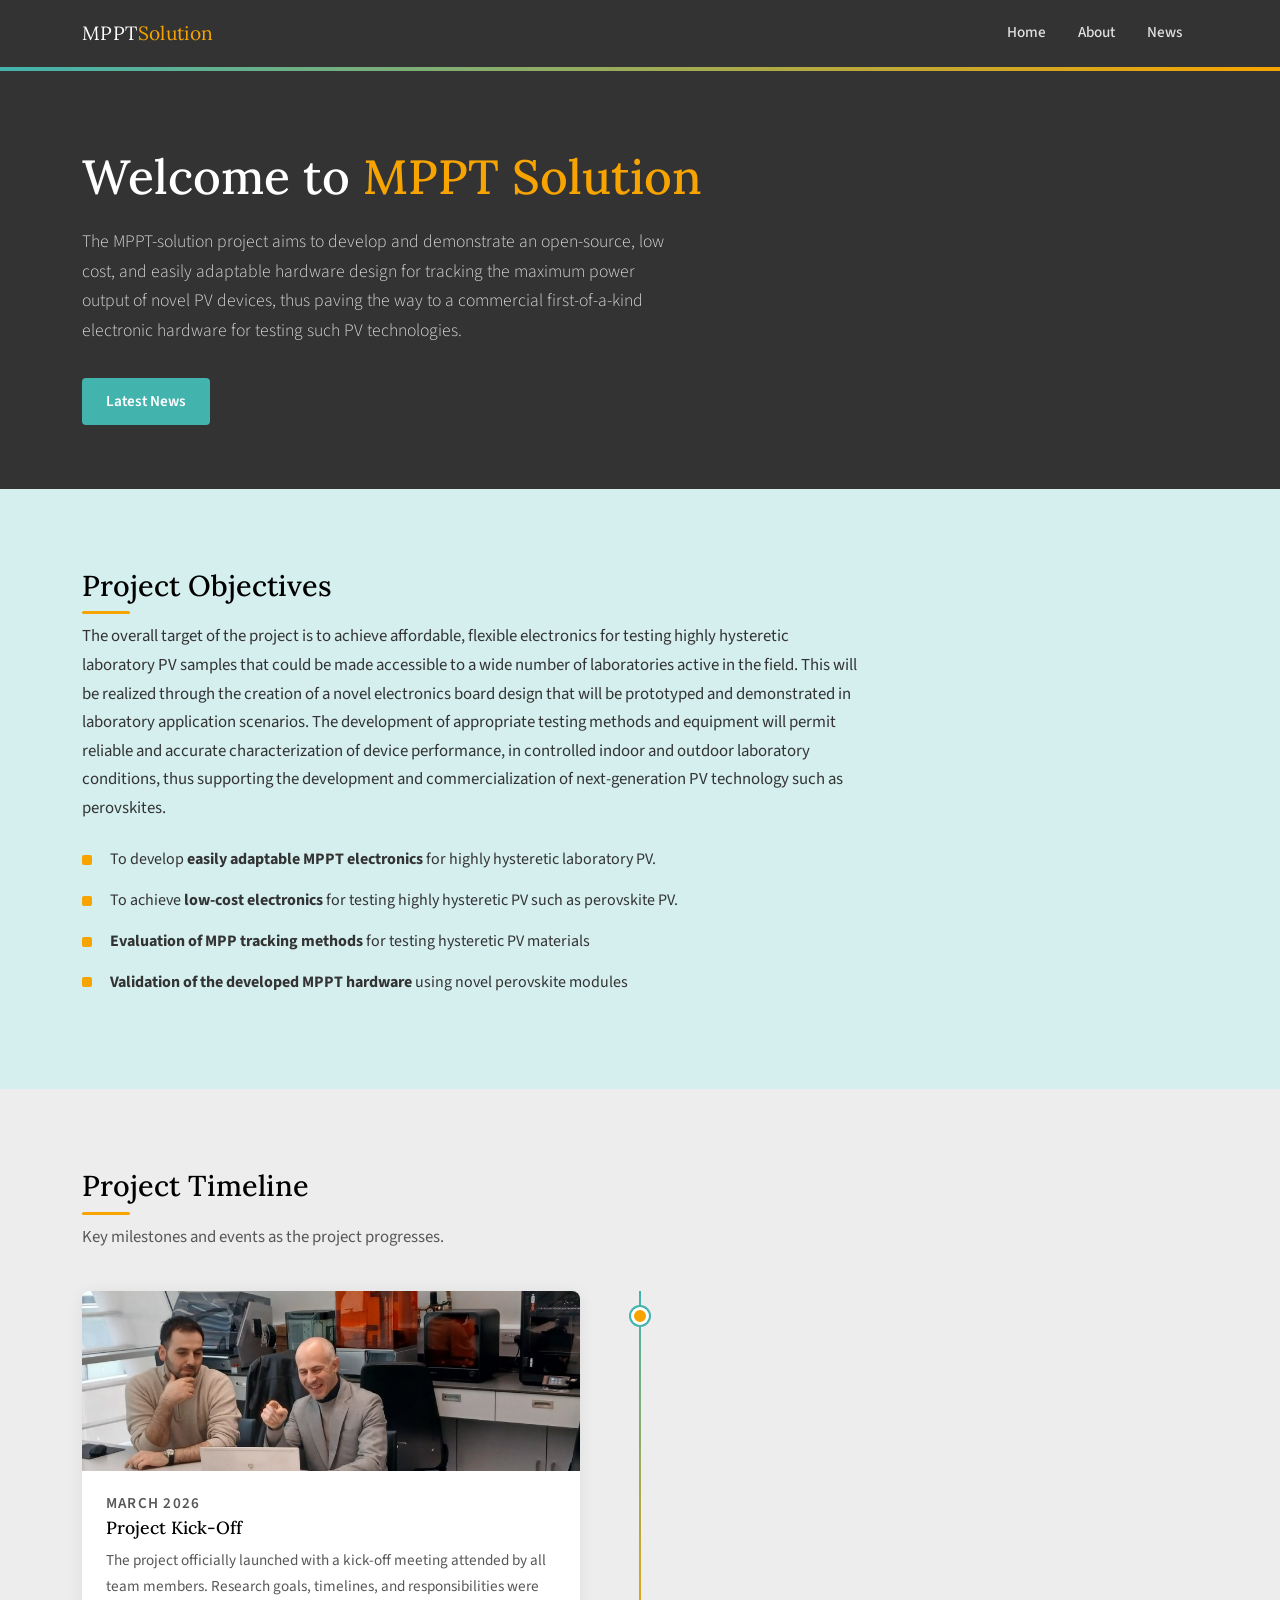
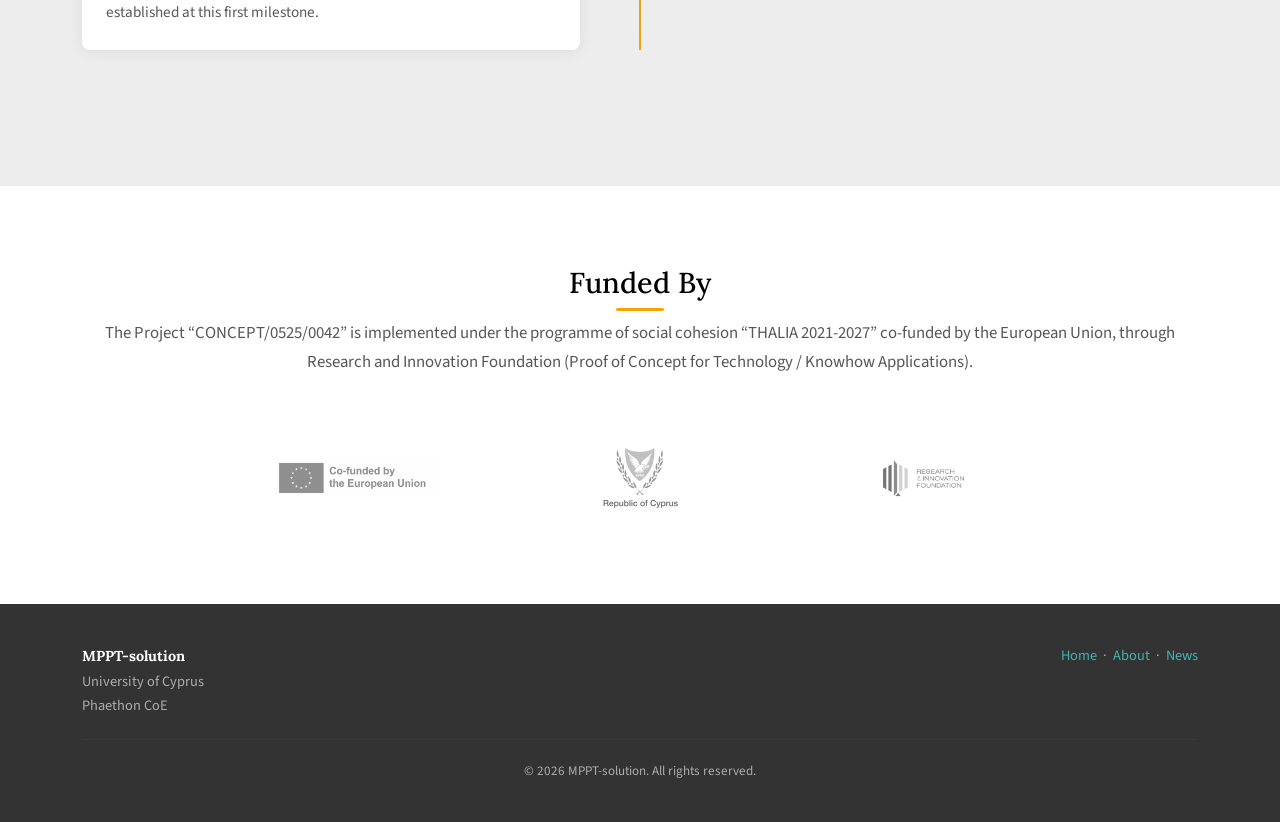
<file: index.html>
<!DOCTYPE html>
<html lang="en">
<head>
  <meta charset="UTF-8" />
  <meta name="viewport" content="width=device-width, initial-scale=1.0" />
  <title>MPPT Solution</title>
  <!-- Bootstrap 5 -->
  <link href="https://cdn.jsdelivr.net/npm/bootstrap@5.3.2/dist/css/bootstrap.min.css" rel="stylesheet" />
  <!-- Google Fonts -->
  <link href="https://fonts.googleapis.com/css2?family=Lora:ital,wght@0,600;0,700;1,600&family=Source+Sans+3:wght@400;500;600&display=swap" rel="stylesheet" />
  <!-- Shared stylesheet (used when deployed to GitHub Pages) -->
  <link href="styles.css" rel="stylesheet" />
</head>

<body>
  <!-- NAVBAR -->
  <div id="navbar-placeholder"></div>

  <!-- HERO -->
  <section class="hero">
    <div class="container">
      <div class="row align-items-center g-5">
        <div class="col-lg-8">
          <!-- EDIT: Main project title -->
          <h1>Welcome to <span>MPPT Solution</span></h1>
          <!-- EDIT: One or two sentence project description -->
          <p class="lead">
            The MPPT-solution project aims to develop and demonstrate an open-source, low cost, and easily adaptable hardware
            design for tracking the maximum power output of novel PV devices, thus paving the way to 
            a commercial first-of-a-kind electronic hardware for testing such PV technologies.
          </p>
          <a href="news" class="btn-brand">Latest News</a>
        </div>
        <!-- <div class="col-lg-6">
          <div class="hero-img-wrap">
            <img src="img/mppt-solution-logo.png"
                 alt="Project logo of MPPT-solution research project." />
          </div>
        </div> -->
      </div>
    </div>
  </section>

  <!-- OBJECTIVES -->
  <section class="objectives-section">
    <div class="container">
      <h2 class="section-title">Project Objectives</h2>
      <!-- EDIT: Brief introductory paragraph -->
      <p>
        The overall target of the project is to achieve affordable, flexible electronics for testing highly 
        hysteretic laboratory PV samples that could be made accessible to a wide number of laboratories 
        active in the field. This will be realized through the creation of a novel electronics board design that 
        will be prototyped and demonstrated in laboratory application scenarios. The development of 
        appropriate testing methods and equipment will permit reliable and accurate characterization of 
        device performance, in controlled indoor and outdoor laboratory conditions, thus supporting the 
        development and commercialization of next-generation PV technology such as perovskites.

      </p>
      <!--
        EDIT: Update, add, or remove list items below.
        Each <li> is one objective.
      -->
      <ul class="objectives-list">
        <li>To develop <b>easily adaptable MPPT electronics</b> for highly hysteretic laboratory PV.</li>
        <li>To achieve <b>low-cost electronics</b> for testing highly hysteretic PV such as perovskite PV.</li>
        <li><b>Evaluation of MPP tracking methods</b> for testing hysteretic PV materials</li>
        <li><b>Validation of the developed MPPT hardware</b> using novel perovskite modules</li>
      </ul>
    </div>
  </section>

  <!-- TIMELINE -->
  <section class="timeline-section">
    <div class="container">
      <h2 class="section-title">Project Timeline</h2>
      <p class="section-subtitle">Key milestones and events as the project progresses.</p>
      <ul class="timeline">
        <!--
          TIMELINE EVENT
          Copy this entire <li> block to add a new milestone.
          Update: date, title, description, and image src.
        -->
        <!--<li class="timeline-item">
          <div class="timeline-card">
            <img src="https://placehold.co/800x400/F7A400/ffffff?text=Event+Image"
                 alt="First field data collection" />
            <div class="timeline-card-body">
              <p class="timeline-date">April 2026</p>
              <h4>Example event</h4>
              <p>
                Lorem ipsum...
              </p>
            </div>
          </div>
        </li>-->
        <li class="timeline-item">
          <div class="timeline-card">
            <!-- EDIT: Replace src with your event photo. Recommended: 800×400 px -->
            <img src="img/KOM.jpg"
                 alt="Project kick-off event" />
            <div class="timeline-card-body">
              <p class="timeline-date">March 2026</p>
              <h4>Project Kick-Off</h4>
              <p>
                The project officially launched with a kick-off meeting attended by all team members. Research goals, timelines, 
                and responsibilities were established at this first milestone.
              </p>
            </div>
          </div>
        </li>
        <!-- END TIMELINE EVENTS -->
      </ul>
    </div>
  </section>

  <!-- FUNDERS -->
  <section class="funders-section">
    <div class="container text-center">
      <h2 class="section-title centered">Funded By</h2>
      <p class="section-subtitle">The Project “CONCEPT/0525/0042” is implemented under the programme of social cohesion “THALIA 2021-2027” co-funded by the European Union, through Research and Innovation Foundation (Proof of Concept for Technology / Knowhow Applications).</p>
      <div class="row justify-content-center align-items-center g-3 mt-2">
        <!--
          FUNDER LOGO
          Copy this col block for each funding body.
          Replace the .funder-placeholder div with:
          <img src="images/funder-logo.png" alt="Funder Name" />
        -->
        <div class="col-6 col-sm-4 col-md-3">
          <div class="funder-logo-wrap"><img src="img/funders/eu_co_funded.jpg" alt="Co-funded by the European Union" /></div>
        </div>
        <div class="col-6 col-sm-4 col-md-3">
          <div class="funder-logo-wrap"><img src="img/funders/cyprus-republic.png" alt="Republic of Cyprus" /></div>
        </div>
        <div class="col-6 col-sm-4 col-md-3">
          <div class="funder-logo-wrap"><img src="img/funders/rif-logo.png" alt="Research and Innovation foundation" /></div>
        </div>
        <!-- END FUNDER LOGOS -->
      </div>
    </div>
  </section>

  <!-- FOOTER -->
  <div id="footer-placeholder"></div>

  <!-- Bootstrap JS -->
  <script src="https://cdn.jsdelivr.net/npm/bootstrap@5.3.2/dist/js/bootstrap.bundle.min.js"></script>
  <script src="templates.js"></script>
</body>
</html>
</file>
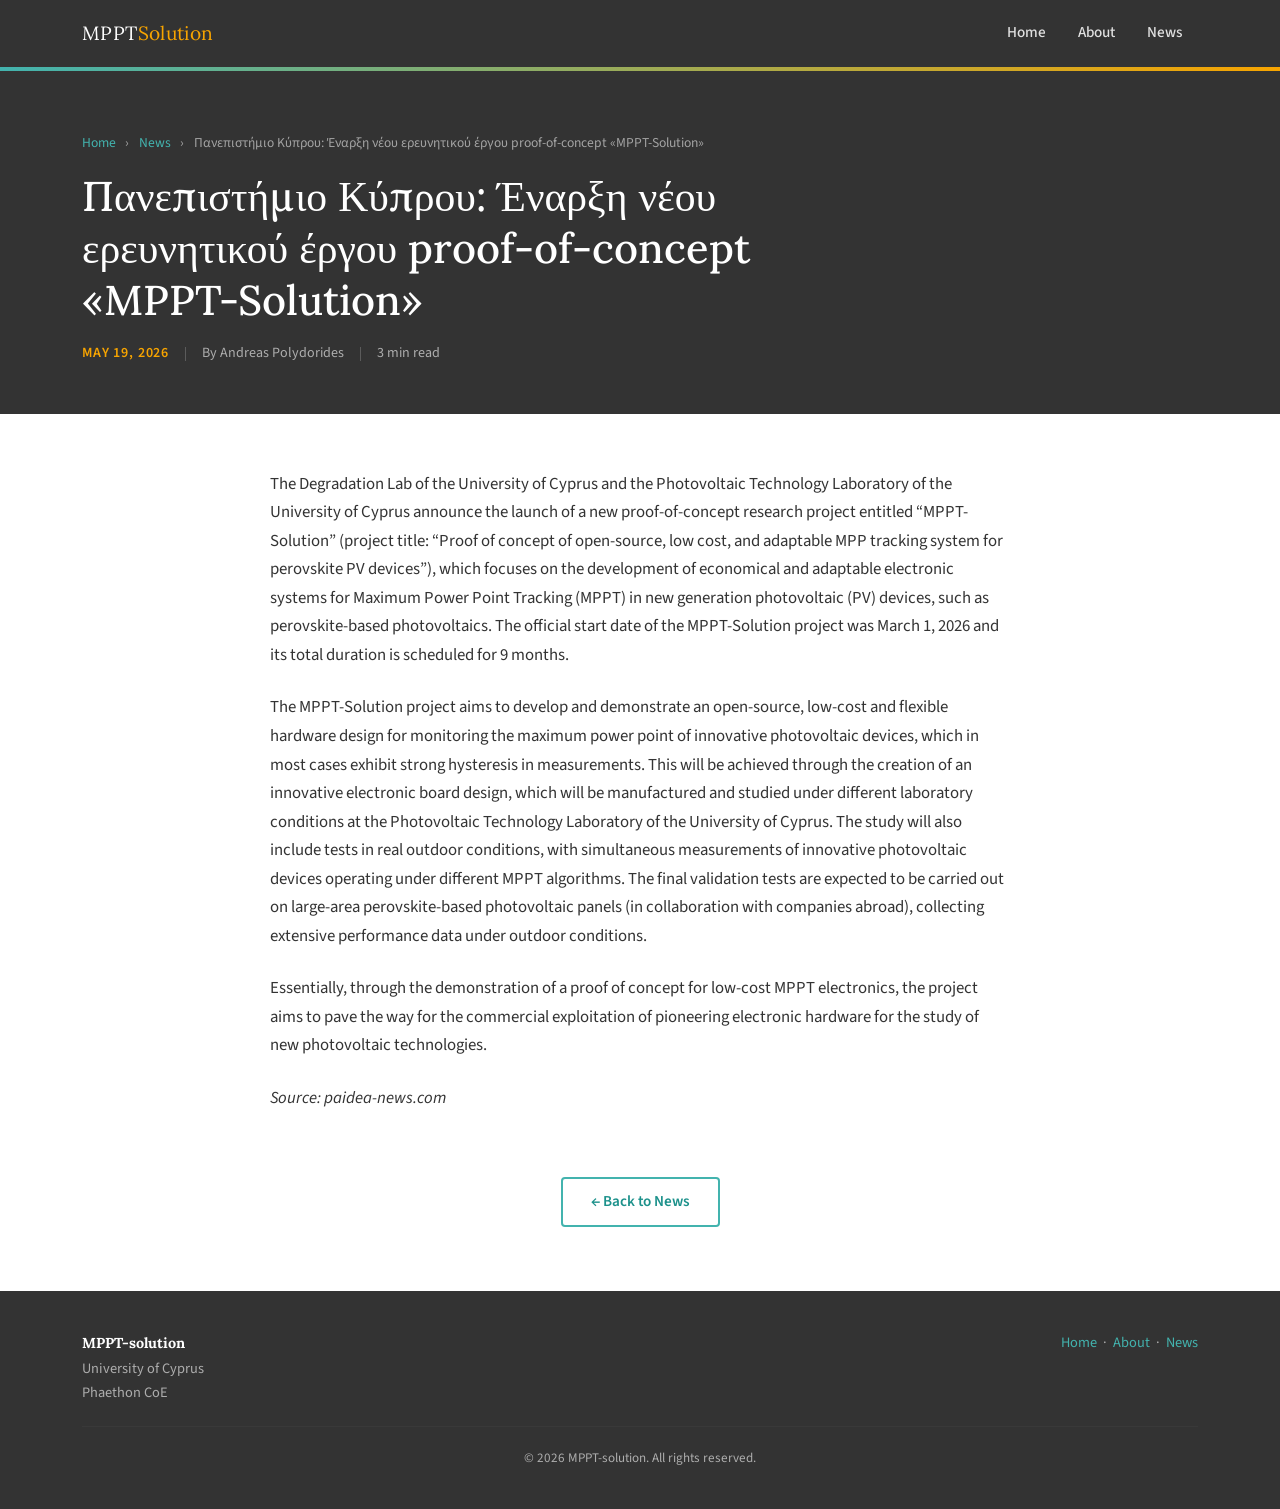
<file: news-article-1.html>
<!DOCTYPE html>
<html lang="en">
<head>
  <meta charset="UTF-8" />
  <meta name="viewport" content="width=device-width, initial-scale=1.0" />
  <title>Πανεπιστήμιο Κύπρου: Έναρξη νέου ερευνητικού έργου proof-of-concept «MPPT-Solution»</title>
  <!-- Bootstrap 5 -->
  <link href="https://cdn.jsdelivr.net/npm/bootstrap@5.3.2/dist/css/bootstrap.min.css" rel="stylesheet" />
  <!-- Google Fonts -->
  <link href="https://fonts.googleapis.com/css2?family=Lora:ital,wght@0,600;0,700;1,600&family=Source+Sans+3:wght@400;500;600&display=swap" rel="stylesheet" />
  <!-- Shared stylesheet (used when deployed to GitHub Pages) -->
  <link href="styles.css" rel="stylesheet" />
</head>

<body>
  <!-- NAVBAR -->
  <div id="navbar-placeholder"></div>

  <!-- ARTICLE HEADER -->
  <header class="article-header">
    <div class="container">
      <!-- Breadcrumb -->
      <p class="article-breadcrumb">
        <a href="index.html">Home</a> <span>›</span>
        <a href="news.html">News</a> <span>›</span>
        <!-- EDIT: Article title -->
        Πανεπιστήμιο Κύπρου: Έναρξη νέου ερευνητικού έργου proof-of-concept «MPPT-Solution»
      </p>
      <h1>Πανεπιστήμιο Κύπρου: Έναρξη νέου ερευνητικού έργου proof-of-concept «MPPT-Solution»</h1>
      <div class="article-meta">
        <!-- EDIT: Date, author, read time -->
        <span class="meta-date">May 19, 2026</span>
        <span class="meta-divider"></span>
        <span>By Andreas Polydorides</span>
        <span class="meta-divider"></span>
        <span>3 min read</span>
      </div>
    </div>
  </header>

  <!-- HERO IMAGE -->
  <!-- EDIT: Replace src. Recommended: 1400×600 px -->

  <!-- ARTICLE BODY -->
  <!--
    EDIT: Write the full article below.
    Use <p> for paragraphs, <h2> for section headings,
    <blockquote> for pull quotes, and
    <figure class="article-img-wrap"> for inline images.
  -->
  <div class="article-body">
    <div class="container">
      <div class="article-content">

        <p>The Degradation Lab of the University of Cyprus and the Photovoltaic Technology Laboratory of the University of Cyprus announce the launch of a new proof-of-concept research project entitled “MPPT-Solution” (project title: “Proof of concept of open-source, low cost, and adaptable MPP tracking system for perovskite PV devices”), which focuses on the development of economical and adaptable electronic systems for Maximum Power Point Tracking (MPPT) in new generation photovoltaic (PV) devices, such as perovskite-based photovoltaics. The official start date of the MPPT-Solution project was March 1, 2026 and its total duration is scheduled for 9 months.</p>

        <p>The MPPT-Solution project aims to develop and demonstrate an open-source, low-cost and flexible hardware design for monitoring the maximum power point of innovative photovoltaic devices, which in most cases exhibit strong hysteresis in measurements. This will be achieved through the creation of an innovative electronic board design, which will be manufactured and studied under different laboratory conditions at the Photovoltaic Technology Laboratory of the University of Cyprus. The study will also include tests in real outdoor conditions, with simultaneous measurements of innovative photovoltaic devices operating under different MPPT algorithms. The final validation tests are expected to be carried out on large-area perovskite-based photovoltaic panels (in collaboration with companies abroad), collecting extensive performance data under outdoor conditions.</p>

        <p>Essentially, through the demonstration of a proof of concept for low-cost MPPT electronics, the project aims to pave the way for the commercial exploitation of pioneering electronic hardware for the study of new photovoltaic technologies.</p>

        <i>Source: paidea-news.com</i>

      </div>
    </div>
  </div>

  <!-- BACK TO NEWS -->
  <div class="back-section">
    <a href="news.html" class="btn-outline-brand">← Back to News</a>
  </div>

  <!-- FOOTER -->
  <div id="footer-placeholder"></div>
  
  <!-- Bootstrap JS -->
  <script src="https://cdn.jsdelivr.net/npm/bootstrap@5.3.2/dist/js/bootstrap.bundle.min.js"></script>
  <script src="templates.js"></script>
</body>
</html>
</file>
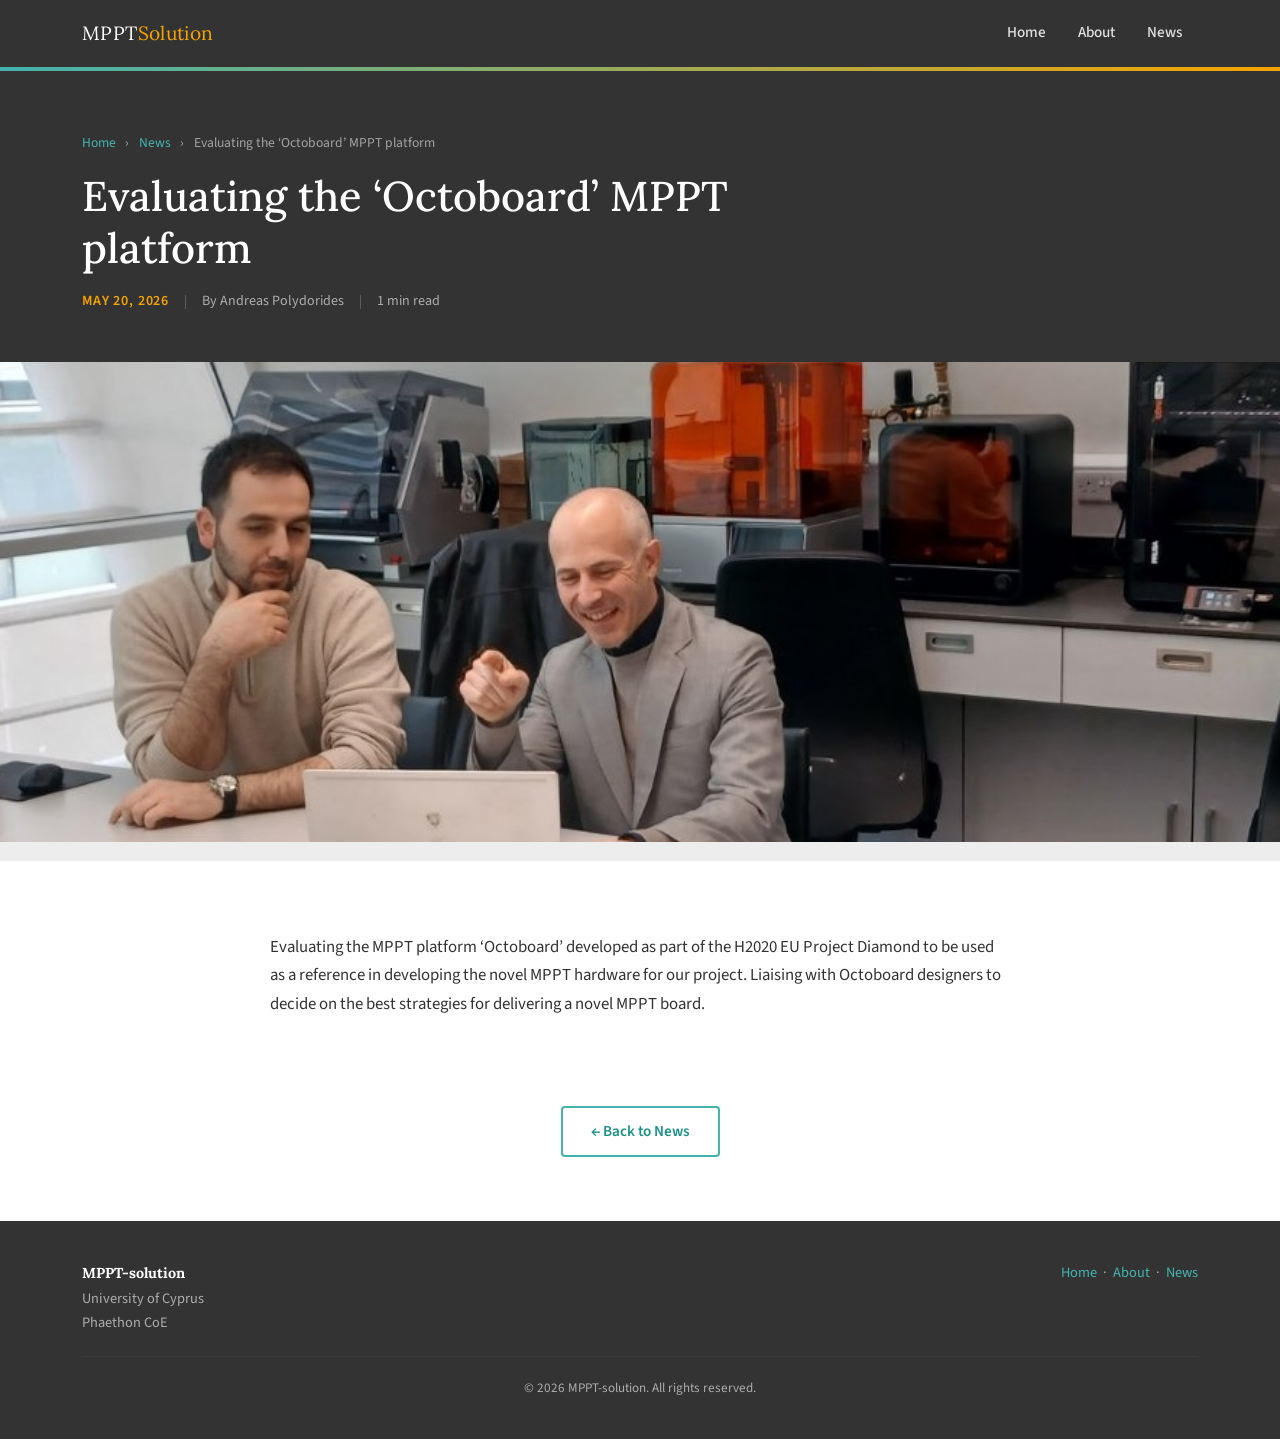
<file: news-article-2.html>
<!DOCTYPE html>
<html lang="en">
<head>
  <meta charset="UTF-8" />
  <meta name="viewport" content="width=device-width, initial-scale=1.0" />
  <title>Evaluating the ‘Octoboard’ MPPT platform</title>
  <!-- Bootstrap 5 -->
  <link href="https://cdn.jsdelivr.net/npm/bootstrap@5.3.2/dist/css/bootstrap.min.css" rel="stylesheet" />
  <!-- Google Fonts -->
  <link href="https://fonts.googleapis.com/css2?family=Lora:ital,wght@0,600;0,700;1,600&family=Source+Sans+3:wght@400;500;600&display=swap" rel="stylesheet" />
  <!-- Shared stylesheet (used when deployed to GitHub Pages) -->
  <link href="styles.css" rel="stylesheet" />
</head>

<body>
  <!-- NAVBAR -->
  <div id="navbar-placeholder"></div>

  <!-- ARTICLE HEADER -->
  <header class="article-header">
    <div class="container">
      <!-- Breadcrumb -->
      <p class="article-breadcrumb">
        <a href="index.html">Home</a> <span>›</span>
        <a href="news.html">News</a> <span>›</span>
        <!-- EDIT: Article title -->
        Evaluating the ‘Octoboard’ MPPT platform 
      </p>
      <h1>Evaluating the ‘Octoboard’ MPPT platform </h1>
      <div class="article-meta">
        <!-- EDIT: Date, author, read time -->
        <span class="meta-date">May 20, 2026</span>
        <span class="meta-divider"></span>
        <span>By Andreas Polydorides</span>
        <span class="meta-divider"></span>
        <span>1 min read</span>
      </div>
    </div>
  </header>

  <!-- HERO IMAGE -->
  <!-- EDIT: Replace src. Recommended: 1400×600 px -->
  <img class="article-hero-img"
       src="img/KOM.jpg"
       alt="Two team members at a makerspace looking at a laptop." />
  <p class="img-caption">
  </p>

  <!-- ARTICLE BODY -->
  <!--
    EDIT: Write the full article below.
    Use <p> for paragraphs, <h2> for section headings,
    <blockquote> for pull quotes, and
    <figure class="article-img-wrap"> for inline images.
  -->
  <div class="article-body">
    <div class="container">
      <div class="article-content">
        <p>Evaluating the MPPT platform ‘Octoboard’ developed as part of the H2020 EU Project Diamond to be used as a reference in developing the novel MPPT hardware for our project. Liaising with Octoboard designers to decide on the best strategies for delivering a novel MPPT board.</p>
      </div>
    </div>
  </div>

  <!-- BACK TO NEWS -->
  <div class="back-section">
    <a href="news.html" class="btn-outline-brand">← Back to News</a>
  </div>

  <!-- FOOTER -->
  <div id="footer-placeholder"></div>
  
  <!-- Bootstrap JS -->
  <script src="https://cdn.jsdelivr.net/npm/bootstrap@5.3.2/dist/js/bootstrap.bundle.min.js"></script>
  <script src="templates.js"></script>
</body>
</html>
</file>
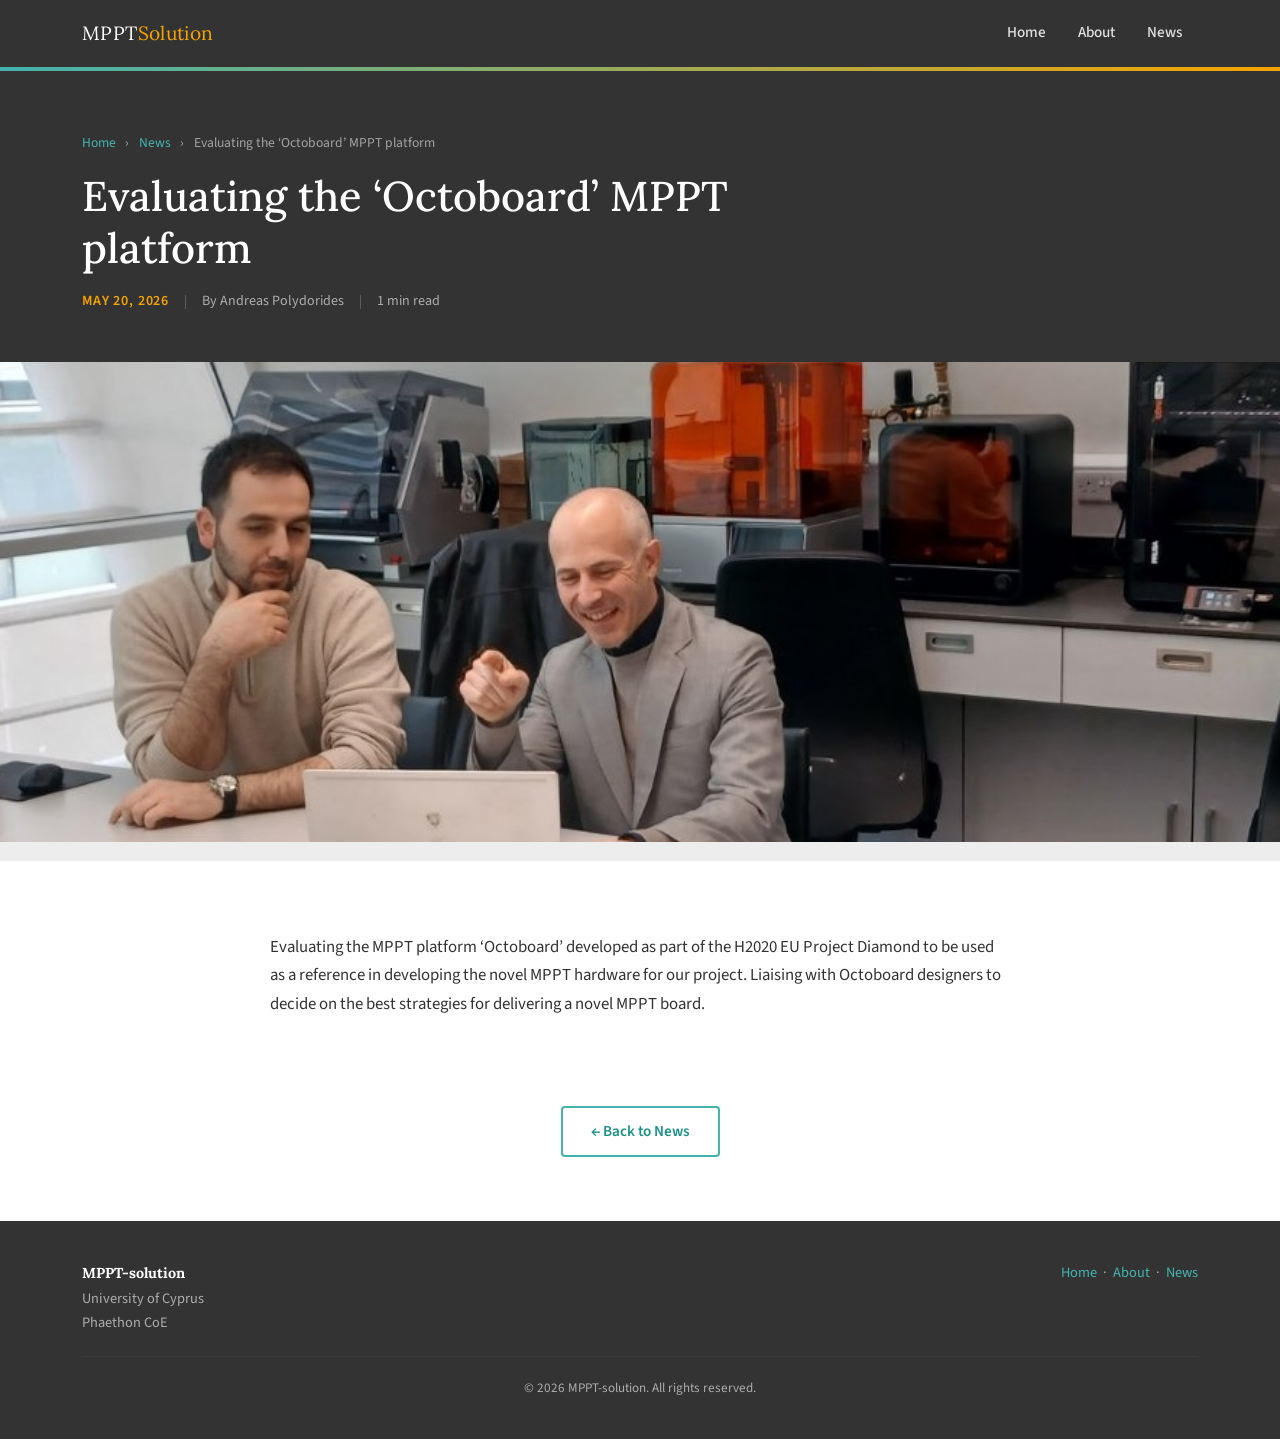
<file: news-evaluating.html>
<!DOCTYPE html>
<html lang="en">
<head>
  <meta charset="UTF-8" />
  <meta name="viewport" content="width=device-width, initial-scale=1.0" />
  <title>Evaluating the ‘Octoboard’ MPPT platform</title>
  <!-- Bootstrap 5 -->
  <link href="https://cdn.jsdelivr.net/npm/bootstrap@5.3.2/dist/css/bootstrap.min.css" rel="stylesheet" />
  <!-- Google Fonts -->
  <link href="https://fonts.googleapis.com/css2?family=Lora:ital,wght@0,600;0,700;1,600&family=Source+Sans+3:wght@400;500;600&display=swap" rel="stylesheet" />
  <!-- Shared stylesheet (used when deployed to GitHub Pages) -->
  <link href="styles.css" rel="stylesheet" />
</head>

<body>
  <!-- NAVBAR -->
  <div id="navbar-placeholder"></div>

  <!-- ARTICLE HEADER -->
  <header class="article-header">
    <div class="container">
      <!-- Breadcrumb -->
      <p class="article-breadcrumb">
        <a href="index">Home</a> <span>›</span>
        <a href="news">News</a> <span>›</span>
        <!-- EDIT: Article title -->
        Evaluating the ‘Octoboard’ MPPT platform 
      </p>
      <h1>Evaluating the ‘Octoboard’ MPPT platform </h1>
      <div class="article-meta">
        <!-- EDIT: Date, author, read time -->
        <span class="meta-date">May 20, 2026</span>
        <span class="meta-divider"></span>
        <span>By Andreas Polydorides</span>
        <span class="meta-divider"></span>
        <span>1 min read</span>
      </div>
    </div>
  </header>

  <!-- HERO IMAGE -->
  <!-- EDIT: Replace src. Recommended: 1400×600 px -->
  <img class="article-hero-img"
       src="img/KOM.jpg"
       alt="Two team members at a makerspace looking at a laptop." />
  <p class="img-caption">
  </p>

  <!-- ARTICLE BODY -->
  <!--
    EDIT: Write the full article below.
    Use <p> for paragraphs, <h2> for section headings,
    <blockquote> for pull quotes, and
    <figure class="article-img-wrap"> for inline images.
  -->
  <div class="article-body">
    <div class="container">
      <div class="article-content">
        <p>Evaluating the MPPT platform ‘Octoboard’ developed as part of the H2020 EU Project Diamond to be used as a reference in developing the novel MPPT hardware for our project. Liaising with Octoboard designers to decide on the best strategies for delivering a novel MPPT board.</p>
      </div>
    </div>
  </div>

  <!-- BACK TO NEWS -->
  <div class="back-section">
    <a href="news" class="btn-outline-brand">← Back to News</a>
  </div>

  <!-- FOOTER -->
  <div id="footer-placeholder"></div>
  
  <!-- Bootstrap JS -->
  <script src="https://cdn.jsdelivr.net/npm/bootstrap@5.3.2/dist/js/bootstrap.bundle.min.js"></script>
  <script src="templates.js"></script>
</body>
</html>
</file>
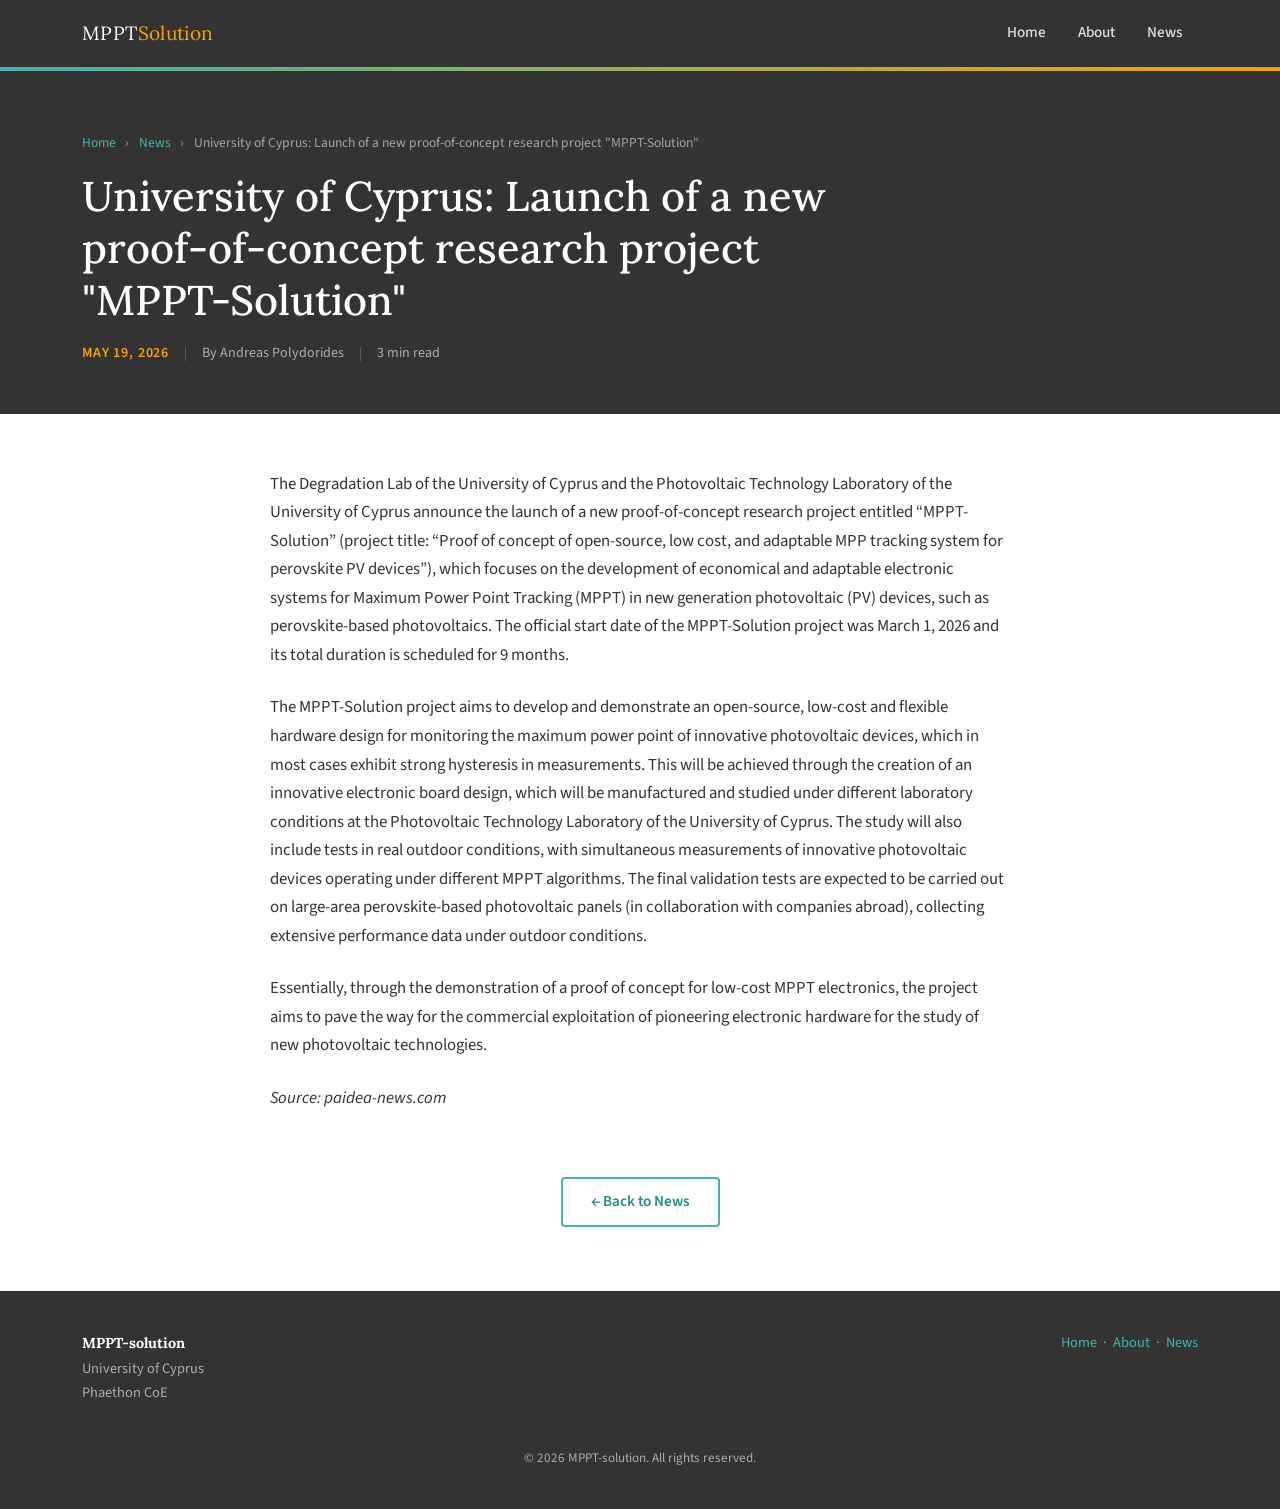
<file: news-launch.html>
<!DOCTYPE html>
<html lang="en">
<head>
  <meta charset="UTF-8" />
  <meta name="viewport" content="width=device-width, initial-scale=1.0" />
  <title>University of Cyprus: Launch of a new proof-of-concept research project "MPPT-Solution"</title>
  <!-- Bootstrap 5 -->
  <link href="https://cdn.jsdelivr.net/npm/bootstrap@5.3.2/dist/css/bootstrap.min.css" rel="stylesheet" />
  <!-- Google Fonts -->
  <link href="https://fonts.googleapis.com/css2?family=Lora:ital,wght@0,600;0,700;1,600&family=Source+Sans+3:wght@400;500;600&display=swap" rel="stylesheet" />
  <!-- Shared stylesheet (used when deployed to GitHub Pages) -->
  <link href="styles.css" rel="stylesheet" />
</head>

<body>
  <!-- NAVBAR -->
  <div id="navbar-placeholder"></div>

  <!-- ARTICLE HEADER -->
  <header class="article-header">
    <div class="container">
      <!-- Breadcrumb -->
      <p class="article-breadcrumb">
        <a href="index">Home</a> <span>›</span>
        <a href="news">News</a> <span>›</span>
        <!-- EDIT: Article title -->
        University of Cyprus: Launch of a new proof-of-concept research project "MPPT-Solution"
      </p>
      <h1>University of Cyprus: Launch of a new proof-of-concept research project "MPPT-Solution"</h1>
      <div class="article-meta">
        <!-- EDIT: Date, author, read time -->
        <span class="meta-date">May 19, 2026</span>
        <span class="meta-divider"></span>
        <span>By Andreas Polydorides</span>
        <span class="meta-divider"></span>
        <span>3 min read</span>
      </div>
    </div>
  </header>

  <!-- HERO IMAGE -->
  <!-- EDIT: Replace src. Recommended: 1400×600 px -->

  <!-- ARTICLE BODY -->
  <!--
    EDIT: Write the full article below.
    Use <p> for paragraphs, <h2> for section headings,
    <blockquote> for pull quotes, and
    <figure class="article-img-wrap"> for inline images.
  -->
  <div class="article-body">
    <div class="container">
      <div class="article-content">

        <p>The Degradation Lab of the University of Cyprus and the Photovoltaic Technology Laboratory of the University of Cyprus announce the launch of a new proof-of-concept research project entitled “MPPT-Solution” (project title: “Proof of concept of open-source, low cost, and adaptable MPP tracking system for perovskite PV devices”), which focuses on the development of economical and adaptable electronic systems for Maximum Power Point Tracking (MPPT) in new generation photovoltaic (PV) devices, such as perovskite-based photovoltaics. The official start date of the MPPT-Solution project was March 1, 2026 and its total duration is scheduled for 9 months.</p>

        <p>The MPPT-Solution project aims to develop and demonstrate an open-source, low-cost and flexible hardware design for monitoring the maximum power point of innovative photovoltaic devices, which in most cases exhibit strong hysteresis in measurements. This will be achieved through the creation of an innovative electronic board design, which will be manufactured and studied under different laboratory conditions at the Photovoltaic Technology Laboratory of the University of Cyprus. The study will also include tests in real outdoor conditions, with simultaneous measurements of innovative photovoltaic devices operating under different MPPT algorithms. The final validation tests are expected to be carried out on large-area perovskite-based photovoltaic panels (in collaboration with companies abroad), collecting extensive performance data under outdoor conditions.</p>

        <p>Essentially, through the demonstration of a proof of concept for low-cost MPPT electronics, the project aims to pave the way for the commercial exploitation of pioneering electronic hardware for the study of new photovoltaic technologies.</p>

        <i>Source: paidea-news.com</i>

      </div>
    </div>
  </div>

  <!-- BACK TO NEWS -->
  <div class="back-section">
    <a href="news" class="btn-outline-brand">← Back to News</a>
  </div>

  <!-- FOOTER -->
  <div id="footer-placeholder"></div>
  
  <!-- Bootstrap JS -->
  <script src="https://cdn.jsdelivr.net/npm/bootstrap@5.3.2/dist/js/bootstrap.bundle.min.js"></script>
  <script src="templates.js"></script>
</body>
</html>
</file>
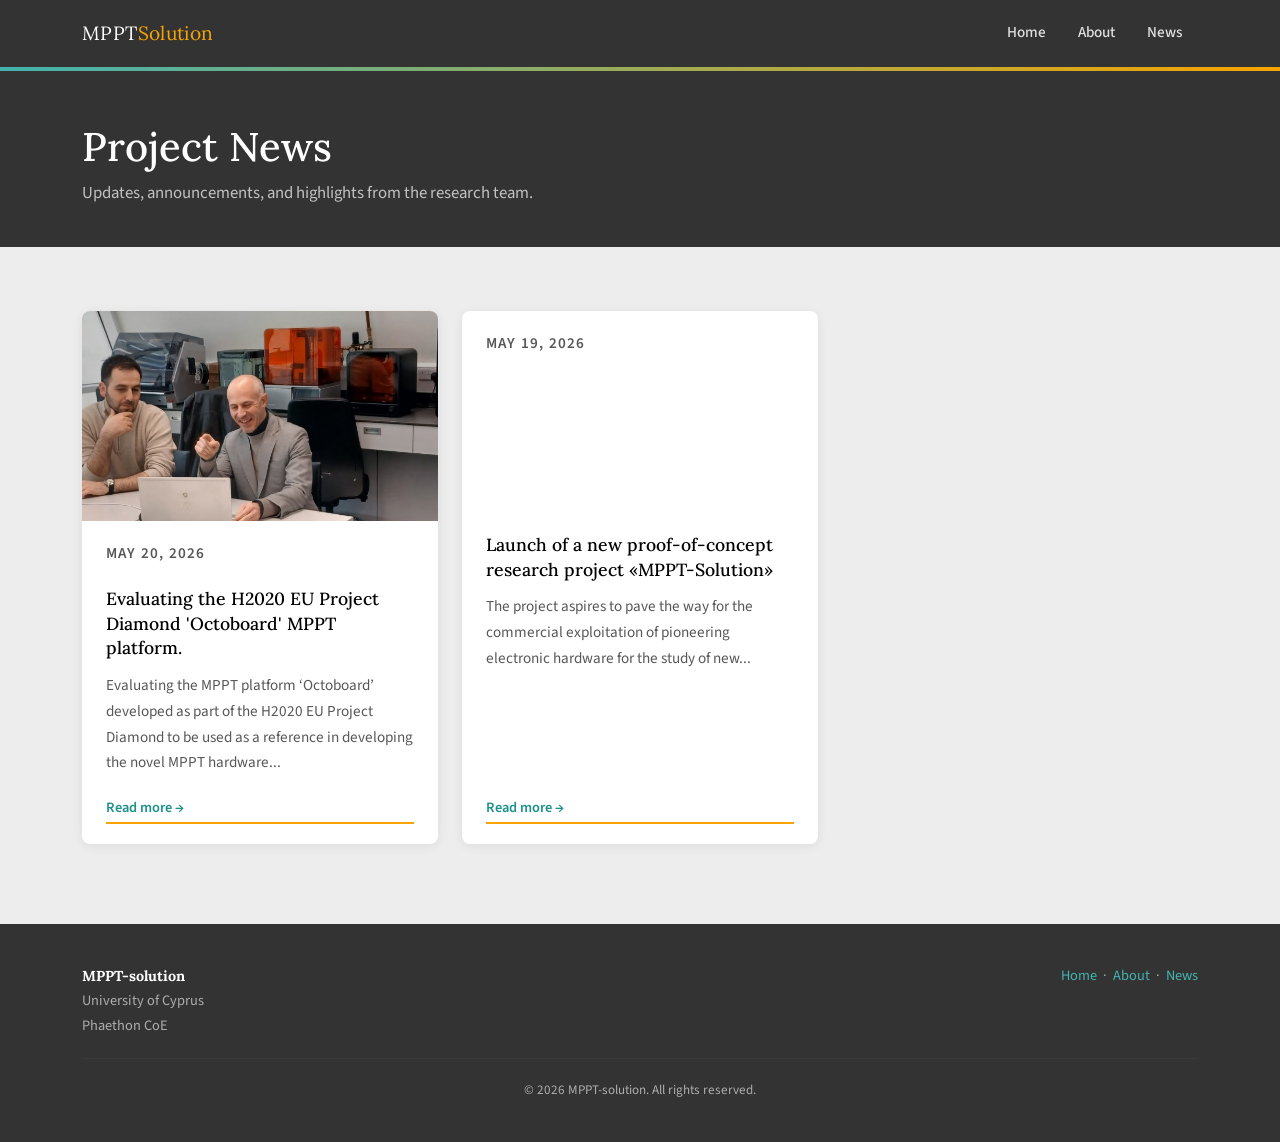
<file: news.html>
<!DOCTYPE html>
<html lang="en">
<head>
  <meta charset="UTF-8" />
  <meta name="viewport" content="width=device-width, initial-scale=1.0" />
  <title>News – Project Name</title>
  <!-- Bootstrap 5 -->
  <link href="https://cdn.jsdelivr.net/npm/bootstrap@5.3.2/dist/css/bootstrap.min.css" rel="stylesheet" />
  <!-- Google Fonts -->
  <link href="https://fonts.googleapis.com/css2?family=Lora:ital,wght@0,600;0,700;1,600&family=Source+Sans+3:wght@400;500;600&display=swap" rel="stylesheet" />
  <!-- Shared stylesheet (used when deployed to GitHub Pages) -->
  <link href="styles.css" rel="stylesheet" />
</head>

<body>
  <!-- NAVBAR -->
  <div id="navbar-placeholder"></div>

  <!-- PAGE HEADER -->
  <header class="page-header">
    <div class="container">
      <h1>Project News</h1>
      <p>Updates, announcements, and highlights from the research team.</p>
    </div>
  </header>

  <!-- NEWS GRID -->
  <section class="news-section">
    <div class="container">
      <div class="row g-4">
        <!-- START NEWS ENTRY -->
        <div class="col-sm-6 col-lg-4">
          <div class="news-card">
            <img src="img/KOM.jpg"
                alt="Two team members at a makerspace looking at a laptop." />
            <div class="news-card-body">
              <p class="news-date">May 20, 2026</p>
              <h3>Evaluating the H2020 EU Project Diamond 'Octoboard' MPPT platform.</h3>
              <p> Evaluating the MPPT platform ‘Octoboard’ developed as part of the H2020 EU Project Diamond to be used as a reference in developing the novel MPPT hardware...</p>
              <a href="news-evaluating" class="news-read-more">Read more →</a>
            </div>
          </div>
        </div>
        <!-- END NEWS ENTRY -->
        <!-- START NEWS ENTRY -->
        <div class="col-sm-6 col-lg-4">
          <div class="news-card">
            <div class="news-card-body">
              <p class="news-date">May 19, 2026</p>
              <h3>Launch of a new proof-of-concept research project «MPPT-Solution»</h3>
              <p>
                The project aspires to pave the way for the commercial exploitation of pioneering electronic hardware for the study of new...
              </p>
              <a href="news-launch" class="news-read-more">Read more →</a>
            </div>
          </div>
        </div>
        <!-- END NEWS ENTRY -->
      </div>
    </div>
  </section>

  <!-- FOOTER -->
  <div id="footer-placeholder"></div>
  
  <!-- Bootstrap JS -->
  <script src="https://cdn.jsdelivr.net/npm/bootstrap@5.3.2/dist/js/bootstrap.bundle.min.js"></script>
  <script src="templates.js"></script>
</body>
</html>
</file>
<file: styles.css>
/* ============================================================
   styles.css – Project Name
   Shared stylesheet for all pages.

   TABLE OF CONTENTS
   1.  Design Tokens (CSS variables)
   2.  Base / Reset
   3.  Navbar
   4.  Page Headers  (interior pages)
   5.  Hero  (homepage only)
   6.  Buttons
   7.  Section Titles
   8.  Objectives Section  (homepage only)
   9.  Timeline  (homepage only)
   10. Funders  (homepage only)
   11. Team Cards  (about page)
   12. News Cards  (news page)
   13. Article Page
   14. Footer
   ============================================================ */


/* ============================================================
   1. DESIGN TOKENS
   Edit the values here to retheme the entire site at once.

   Primary palette (from brand guidelines):
     --teal-deep   #467D7A  darkest teal – deep accents
     --teal-mid    #1C918B  mid teal – dates, strong accents
     --teal        #43B3AE  logo verdigris – primary brand colour
     --teal-soft   #8EBDBB  muted teal – borders
     --teal-light  #D4EFEE  lightest teal tint – section backgrounds
     --amber       #F7A400  logo orange – highlight / CTA
     --amber-dark  #c98800  amber hover state
     --grey-dark   #333333  logo grey – navbar & footer
     --grey-mid    #575757  secondary / muted text
     --grey-light  #EDEDED  light section backgrounds
   ============================================================ */
:root {
  --teal-deep:  #467D7A;
  --teal-mid:   #1C918B;
  --teal:       #43B3AE;
  --teal-soft:  #8EBDBB;
  --teal-light: #D4EFEE;
  --amber:      #F7A400;
  --amber-dark: #c98800;
  --grey-dark:  #333333;
  --grey-mid:   #575757;
  --grey-light: #EDEDED;
  --white:      #ffffff;
  --text:       #333333;
  --muted:      #575757;
  --font-head:  'Lora', Georgia, serif;
  --font-body:  'Source Sans 3', sans-serif;
}


/* ============================================================
   2. BASE / RESET
   ============================================================ */
body {
  font-family: var(--font-body);
  color: var(--text);
  background: var(--white);
  font-size: 1.05rem;
  line-height: 1.7;
}

h1, h2, h3, h4 {
  font-family: var(--font-head);
  color: #000000;
}

a {
  color: var(--teal-mid);
  text-decoration: none;
}

a:hover {
  color: var(--amber-dark);
  text-decoration: underline;
}


/* ============================================================
   3. NAVBAR
   ============================================================ */
.navbar {
  background: var(--grey-dark);
  padding: 0.75rem 0;
}

.navbar-brand {
  font-family: var(--font-head);
  font-size: 1.2rem;
  color: var(--white) !important;
  letter-spacing: 0.02em;
}

.navbar-brand span {
  color: var(--amber);
}

.nav-link {
  color: rgba(255, 255, 255, 0.85) !important;
  font-weight: 500;
  font-size: 0.95rem;
  padding: 0.5rem 1rem !important;
  transition: color 0.2s;
}

.nav-link:hover,
.nav-link.active {
  color: var(--amber) !important;
}

.navbar-toggler {
  border-color: rgba(255, 255, 255, 0.3);
}

/* Custom hamburger icon colour to match dark navbar */
.navbar-toggler-icon {
  background-image: url("data:image/svg+xml,%3csvg xmlns='http://www.w3.org/2000/svg' viewBox='0 0 30 30'%3e%3cpath stroke='rgba%28255,255,255,0.7%29' stroke-width='2' d='M4 7h22M4 15h22M4 23h22'/%3e%3c/svg%3e");
}


/* ============================================================
   4. PAGE HEADERS
   Used on interior pages: News, About, and article pages.
   ============================================================ */
.page-header {
  background: var(--grey-dark);
  color: var(--white);
  padding: 3.5rem 0 2.5rem;
  position: relative;
}

/* Teal → amber gradient accent bar at the very top */
.page-header::before {
  content: '';
  position: absolute;
  top: 0; left: 0; right: 0;
  height: 4px;
  background: linear-gradient(90deg, var(--teal), var(--amber));
}

.page-header h1 {
  color: var(--white);
  font-size: clamp(1.8rem, 4vw, 2.5rem);
  margin-bottom: 0.5rem;
}

.page-header p {
  color: rgba(255, 255, 255, 0.7);
  margin: 0;
}


/* ============================================================
   5. HERO  (homepage)
   ============================================================ */
.hero {
  background: var(--grey-dark);
  color: var(--white);
  padding: 5rem 0 4rem;
  position: relative;
  overflow: hidden;
}

.hero::before {
  content: '';
  position: absolute;
  top: 0; left: 0; right: 0;
  height: 4px;
  background: linear-gradient(90deg, var(--teal), var(--amber));
}

.hero h1 {
  font-size: clamp(2rem, 5vw, 3rem);
  color: var(--white);
  line-height: 1.25;
  margin-bottom: 1.25rem;
}

.hero h1 span {
  color: var(--amber);
}

.hero p.lead {
  font-size: 1.1rem;
  color: rgba(255, 255, 255, 0.8);
  max-width: 600px;
  margin-bottom: 2rem;
}

.hero-img-wrap {
  width: 100%;
  max-width: 529px;
  border-radius: 8px;
  overflow: hidden;
  /* Disabled for now */
  box-shadow: 0 20px 60px rgba(0, 0, 0, 0.00);
  border: 0px solid rgba(255, 255, 255, 0.08);
}

.hero-img-wrap img {
  width: 100%;
  object-fit: contain;
  display: block;
}


/* ============================================================
   6. BUTTONS
   ============================================================ */

/* Primary filled button – used for main CTAs */
.btn-brand {
  display: inline-block;
  background: var(--teal);
  color: var(--white);
  border: none;
  padding: 0.65rem 1.5rem;
  border-radius: 4px;
  font-weight: 600;
  font-size: 0.95rem;
  transition: background 0.2s, transform 0.15s;
}

.btn-brand:hover {
  background: var(--teal-mid);
  color: var(--white);
  text-decoration: none;
  transform: translateY(-1px);
}

/* Outlined button – used for "Back to News" and secondary actions */
.btn-outline-brand {
  display: inline-block;
  background: transparent;
  color: var(--teal-mid);
  border: 2px solid var(--teal);
  padding: 0.65rem 1.75rem;
  border-radius: 4px;
  font-weight: 600;
  font-size: 0.95rem;
  transition: background 0.2s, color 0.2s, transform 0.15s;
}

.btn-outline-brand:hover {
  background: var(--teal);
  color: var(--white);
  text-decoration: none;
  transform: translateY(-1px);
}


/* ============================================================
   7. SECTION TITLES
   ============================================================ */
.section-title {
  font-size: 1.8rem;
  margin-bottom: 0.5rem;
}

/* Amber underline accent */
.section-title::after {
  content: '';
  display: block;
  width: 48px;
  height: 3px;
  background: var(--amber);
  margin-top: 0.5rem;
  border-radius: 2px;
}

/* Centred variant – used in the Funders section */
.section-title.centered::after {
  margin-left: auto;
  margin-right: auto;
}

.section-subtitle {
  color: var(--muted);
  margin-bottom: 2.5rem;
}


/* ============================================================
   8. OBJECTIVES SECTION  (homepage)
   ============================================================ */
.objectives-section {
  background: var(--teal-light);
  padding: 5rem 0;
}

.objectives-section p {
  max-width: 780px;
  margin-bottom: 1.5rem;
}

/* Styled list for objectives */
.objectives-list {
  list-style: none;
  padding: 0;
  margin: 0;
  max-width: 780px;
}

.objectives-list li {
  position: relative;
  padding-left: 1.75rem;
  margin-bottom: 0.85rem;
  font-size: 1rem;
  color: var(--text);
}

/* Teal bullet using an amber square accent */
.objectives-list li::before {
  content: '';
  position: absolute;
  left: 0;
  top: 0.55em;
  width: 10px;
  height: 10px;
  background: var(--amber);
  border-radius: 2px;
}


/* ============================================================
   9. TIMELINE  (homepage)
   ============================================================ */
.timeline-section {
  background: var(--grey-light);
  padding: 5rem 0;
}

.timeline {
  position: relative;
  padding-left: 0;
  list-style: none;
  margin: 0;
}

/* Vertical spine – mobile: left-anchored */
.timeline::before {
  content: '';
  position: absolute;
  left: 20px;
  top: 0; bottom: 0;
  width: 2px;
  background: linear-gradient(180deg, var(--teal), var(--amber));
}

/* Vertical spine – desktop: centred */
@media (min-width: 768px) {
  .timeline::before {
    left: 50%;
    transform: translateX(-50%);
  }
}

.timeline-item {
  position: relative;
  margin-bottom: 3rem;
  padding-left: 60px;
}

/* Dot marker on the spine */
.timeline-item::before {
  content: '';
  position: absolute;
  left: 12px;
  top: 16px;
  width: 18px;
  height: 18px;
  border-radius: 50%;
  background: var(--amber);
  border: 3px solid var(--white);
  box-shadow: 0 0 0 2px var(--teal);
  z-index: 1;
}

/* Alternating left/right layout on desktop */
@media (min-width: 768px) {
  .timeline-item {
    width: 50%;
    padding-left: 0;
    padding-right: 60px;
    margin-bottom: 3.5rem;
  }

  .timeline-item:nth-child(even) {
    margin-left: 50%;
    padding-right: 0;
    padding-left: 60px;
  }

  .timeline-item::before {
    left: auto;
    right: -9px;
  }

  .timeline-item:nth-child(even)::before {
    right: auto;
    left: -9px;
  }
}

.timeline-card {
  background: var(--white);
  border-radius: 8px;
  overflow: hidden;
  box-shadow: 0 2px 16px rgba(0, 0, 0, 0.07);
  transition: box-shadow 0.25s, transform 0.2s;
}

.timeline-card:hover {
  box-shadow: 0 6px 28px rgba(0, 0, 0, 0.12);
  transform: translateY(-2px);
}

.timeline-card img {
  width: 100%;
  height: 180px;
  object-fit: cover;
}

.timeline-card-body {
  padding: 1.25rem 1.5rem 1.5rem;
}

.timeline-date {
  font-size: 0.8rem;
  font-weight: 600;
  letter-spacing: 0.08em;
  text-transform: uppercase;
  color: var(--teal-mid);
  margin-bottom: 0.4rem;
}

.timeline-card h4 {
  font-size: 1.1rem;
  margin-bottom: 0.6rem;
  color: #000;
}

.timeline-card p {
  font-size: 0.95rem;
  color: var(--muted);
  margin: 0;
}


/* ============================================================
   10. FUNDERS  (homepage)
   ============================================================ */
.funders-section {
  padding: 5rem 0;
  background: var(--white);
}

.funder-logo-wrap {
  display: flex;
  align-items: center;
  justify-content: center;
  padding: 1rem 1.5rem;
  filter: grayscale(100%);
  opacity: 0.6;
  transition: filter 0.3s, opacity 0.3s;
}

.funder-logo-wrap:hover {
  filter: grayscale(0%);
  opacity: 1;
}

.funder-logo-wrap img {
  max-height: 60px;
  max-width: 160px;
  object-fit: contain;
}

/* Placeholder shown before real logos are added */
.funder-placeholder {
  background: var(--teal-light);
  border: 2px dashed var(--teal-soft);
  border-radius: 6px;
  width: 160px;
  height: 60px;
  display: flex;
  align-items: center;
  justify-content: center;
  font-size: 0.8rem;
  color: var(--teal-deep);
  font-weight: 600;
  letter-spacing: 0.05em;
  text-transform: uppercase;
}


/* ============================================================
   11. TEAM CARDS  (about page)
   ============================================================ */
.team-section {
  background: var(--grey-light);
  padding: 5rem 0;
}

.team-card {
  background: var(--white);
  border-radius: 8px;
  overflow: hidden;
  box-shadow: 0 2px 14px rgba(0, 0, 0, 0.07);
  text-align: center;
  height: 100%;
  transition: box-shadow 0.25s, transform 0.2s;
}

.team-card:hover {
  box-shadow: 0 6px 28px rgba(0, 0, 0, 0.12);
  transform: translateY(-3px);
}

.team-card-img-wrap {
  overflow: hidden;
  height: 400px;
  background: var(--teal-light);
}

.team-card-img-wrap img {
  width: 100%;
  height: 100%;
  object-fit: cover;
  object-position: top center;
  display: block;
}

.team-card-body {
  padding: 1.25rem 1.5rem 1.75rem;
}

.team-card h4 {
  font-size: 1.1rem;
  margin-bottom: 0.2rem;
  color: #000;
}

.team-card-role {
  font-size: 0.82rem;
  font-weight: 600;
  letter-spacing: 0.07em;
  text-transform: uppercase;
  color: var(--teal-mid);
  margin-bottom: 0.85rem;
}

.team-card p {
  font-size: 0.93rem;
  color: var(--muted);
  margin: 0;
}


/* ============================================================
   12. NEWS CARDS  (news page)
   ============================================================ */
.news-section {
  padding: 4rem 0 5rem;
  background: var(--grey-light);
}

.news-card {
  background: var(--white);
  border-radius: 8px;
  overflow: hidden;
  box-shadow: 0 2px 12px rgba(0, 0, 0, 0.07);
  transition: box-shadow 0.25s, transform 0.25s;
  display: flex;
  flex-direction: column;
  height: 100%;
}

.news-card:hover {
  box-shadow: 0 8px 32px rgba(0, 0, 0, 0.13);
  transform: translateY(-3px);
}

.news-card img {
  width: 100%;
  height: 210px;
  object-fit: cover;
  display: block;
}

.news-card-body {
  padding: 1.25rem 1.5rem;
  flex: 1;
  display: flex;
  flex-direction: column;
}

.news-date {
  font-size: 0.8rem;
  font-weight: 600;
  letter-spacing: 0.08em;
  text-transform: uppercase;
  color: var(--teal-mid);
  margin-bottom: 0.4rem;
}

.news-card h3 {
  font-size: 1.1rem;
  margin-bottom: 0.75rem;
  line-height: 1.4;
  color: #000;
}

.news-card p {
  font-size: 0.95rem;
  color: var(--muted);
  flex: 1;
  margin-bottom: 1.25rem;
}

.news-read-more {
  display: inline-block;
  font-weight: 600;
  font-size: 0.9rem;
  color: var(--teal-mid);
  border-bottom: 2px solid var(--amber);
  padding-bottom: 1px;
  transition: color 0.2s;
}

.news-read-more:hover {
  color: var(--amber-dark);
  text-decoration: none;
}


/* ============================================================
   13. ARTICLE PAGE
   ============================================================ */
.article-header {
  background: var(--grey-dark);
  color: var(--white);
  padding: 4rem 0 3rem;
  position: relative;
}

.article-header::before {
  content: '';
  position: absolute;
  top: 0; left: 0; right: 0;
  height: 4px;
  background: linear-gradient(90deg, var(--teal), var(--amber));
}

/* Breadcrumb trail */
.article-breadcrumb {
  font-size: 0.85rem;
  color: rgba(255, 255, 255, 0.55);
  margin-bottom: 1rem;
}

.article-breadcrumb a {
  color: var(--teal);
}

.article-breadcrumb a:hover {
  color: var(--amber);
  text-decoration: none;
}

.article-breadcrumb span {
  margin: 0 0.4rem;
}

.article-header h1 {
  color: var(--white);
  font-size: clamp(1.6rem, 4vw, 2.6rem);
  line-height: 1.25;
  max-width: 780px;
  margin-bottom: 1rem;
}

.article-meta {
  display: flex;
  flex-wrap: wrap;
  align-items: center;
  gap: 1rem;
  font-size: 0.88rem;
  color: rgba(255, 255, 255, 0.6);
}

.article-meta .meta-date {
  font-weight: 600;
  letter-spacing: 0.06em;
  text-transform: uppercase;
  color: var(--amber);
}

.meta-divider {
  display: inline-block;
  width: 1px;
  height: 14px;
  background: rgba(255, 255, 255, 0.2);
  vertical-align: middle;
}

.article-hero-img {
  width: 100%;
  max-height: 480px;
  object-fit: cover;
  display: block;
}

.img-caption {
  font-size: 0.83rem;
  color: var(--muted);
  text-align: center;
  padding: 0.6rem 1rem;
  background: var(--grey-light);
  font-style: italic;
}

.article-body {
  padding: 3.5rem 0 2rem;
}

/* Constrain body text to a comfortable reading width */
.article-content {
  max-width: 740px;
  margin: 0 auto;
}

.article-content p {
  margin-bottom: 1.5rem;
}

/* Pull quote */
.article-content blockquote {
  border-left: 4px solid var(--teal);
  background: var(--teal-light);
  padding: 1.25rem 1.5rem;
  margin: 2rem 0;
  border-radius: 0 6px 6px 0;
  font-family: var(--font-head);
  font-style: italic;
  font-size: 1.15rem;
  color: var(--teal-deep);
}

.article-content blockquote cite {
  display: block;
  font-style: normal;
  font-family: var(--font-body);
  font-size: 0.85rem;
  margin-top: 0.6rem;
  color: var(--muted);
}

/* Inline images inside article body */
.article-img-wrap {
  margin: 2.5rem 0;
}

.article-img-wrap img {
  width: 100%;
  border-radius: 8px;
  display: block;
  box-shadow: 0 4px 20px rgba(0, 0, 0, 0.1);
}

.article-img-wrap figcaption {
  font-size: 0.83rem;
  color: var(--muted);
  text-align: center;
  margin-top: 0.6rem;
  font-style: italic;
}

/* Sub-headings within the article */
.article-content h2 {
  font-size: 1.45rem;
  margin: 2.5rem 0 0.75rem;
  padding-top: 0.5rem;
  border-top: 2px solid var(--grey-light);
}

/* "Back to News" row at the bottom of an article */
.back-section {
  padding: 2rem 0 4rem;
  text-align: center;
}


/* ============================================================
   14. FOOTER
   ============================================================ */
footer {
  background: var(--grey-dark);
  color: rgba(255, 255, 255, 0.6);
  padding: 2.5rem 0;
  font-size: 0.9rem;
}

footer a {
  color: var(--teal);
}

footer a:hover {
  color: var(--amber);
  text-decoration: none;
}

.footer-brand {
  color: var(--white);
  font-family: var(--font-head);
}

.footer-divider {
  border-color: rgba(255, 255, 255, 0.12);
  margin: 1.25rem 0;
}
</file>
